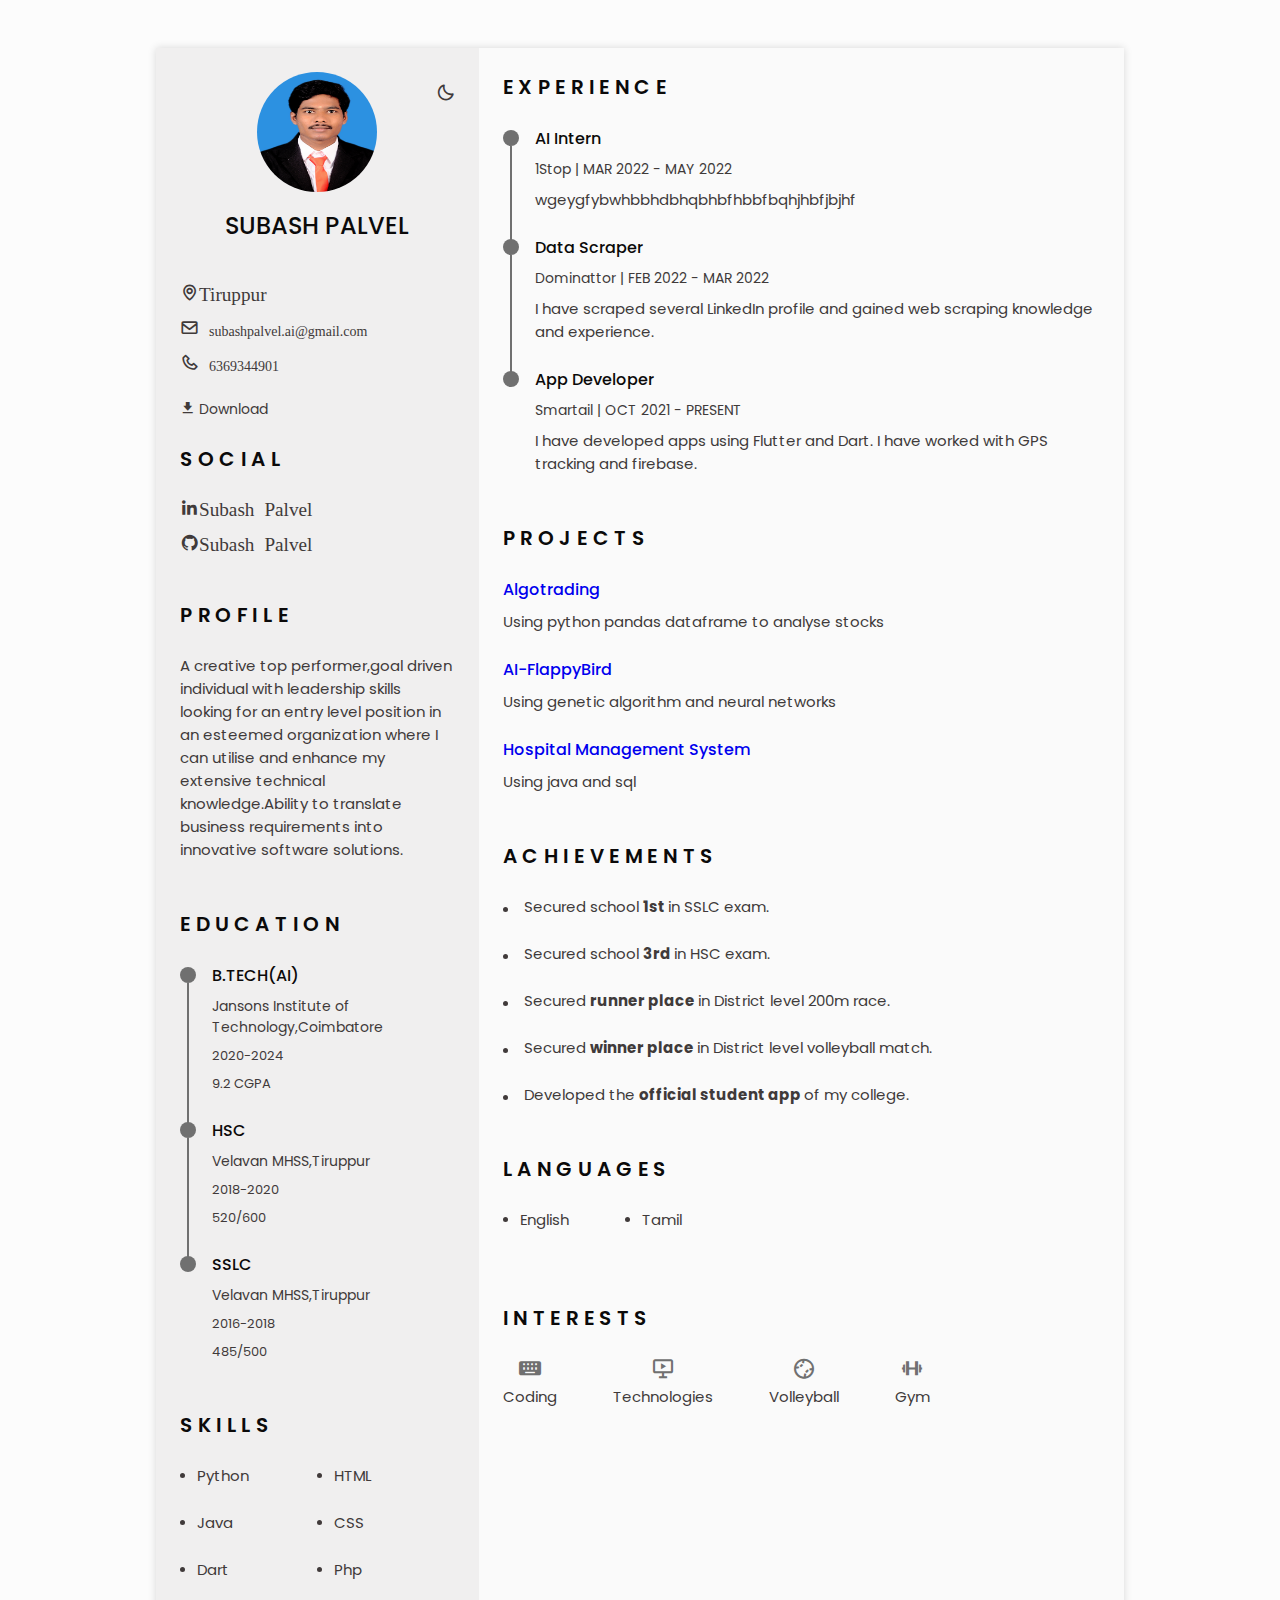
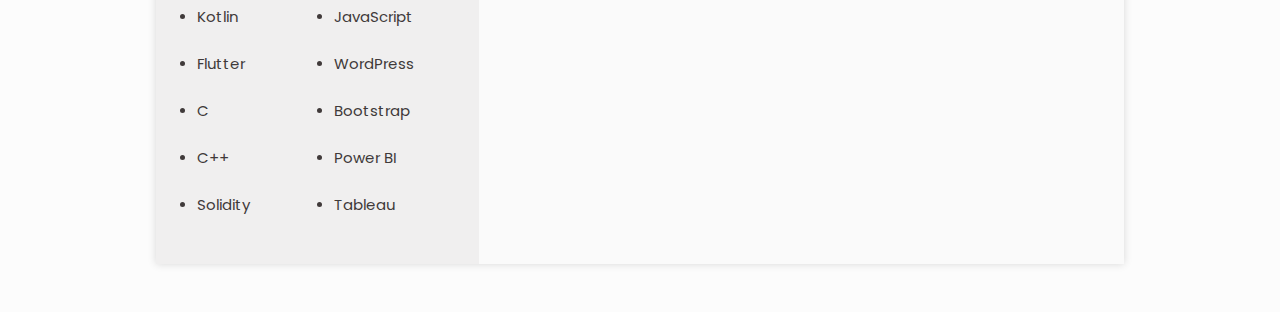
<file: index.html>
<!DOCTYPE html>
<html lang="en">

<head>

    <!----------------  Meta charset & name  ---------->

    <meta charset="UTF-8">
    <meta name="viewport" content="width=device-width, initial-scale=1.0">

    <!----------------  Box Icons  -------------------->

    <link rel="stylesheet" href="https://cdn.jsdelivr.net/npm/boxicons@latest/css/boxicons.min.css">

    <!----------------  CSS  -------------------------->

    <link rel="stylesheet" href="Resume.css">

    <!----------------  Title  ------------------------>

    <title>Subash Resume</title>

</head>

<body>

    <!----------------  Header  ------------------------>

    <header class="one-header" id="header">
        <nav class="nav bd-container">
            <a href="#" class="nav_logo">Subash</a>
            <div class="nav_menu" id="nav-menu">
                <ul class="nav_list">

                    <!--------------  Home  -------------------->

                    <li class="nav_item">
                        <a href="#home" class="nav_link active-link">
                            <i class='bx bx-home nav_icon'>Home</i>
                        </a>
                    </li>

                    <!--------------  Profile  ----------------->

                    <li class="nav_item">
                        <a href="#profile" class="nav_link">
                            <i class='bx bx-user nav_icon'>Profile</i>
                        </a>
                    </li>

                    <!---------------  Education  --------------->

                    <li class="nav_item">
                        <a href="#education" class="nav_link">
                            <i class='bx bx-book-open nav_icon'>Education</i>
                        </a>
                    </li>

                    <!----------------  Skills  ----------------->

                    <li class="nav_item">
                        <a href="#skills" class="nav_link">
                            <i class='bx bx-receipt nav_icon'>Skills</i>
                        </a>
                    </li>

                    <!------------------  Experience  ------------->

                    <li class="nav_item">
                        <a href="#experience" class="nav_link">
                            <i class='bx bx-briefcase-alt nav_icon'>Experience</i>
                        </a>
                    </li>


                    <!-----------------  Projects  -------------->

                    <li class="nav_item">
                        <a href="#projects" class="nav_link">
                            <i class='bx bx-bulb nav_icon'>Projects</i>
                        </a>
                    </li>

                    <!-----------------  Achievements  ----------->

                    <li class="nav_item">
                        <a href="#achievements" class="nav_link">
                            <i class='bx bx-award nav_icon'>Achievements</i>
                        </a>
                    </li>

                </ul>

            </div>

            <div class="nav_toggle" id="nav-toggle">
                <i class='bx bx-grid-alt'></i>

            </div>
        </nav>
    </header>
    <main class="one-main bd-container">

        <!------------  RESUME  ------------------>
        <div class="resume">

            <!------------- Resume left side  ----------->

            <div class="resume_left">

                <!----------- Home  -------------------->

                <section class="home" id="home">
                    <div class="home_container section bd-grid">
                        <div class="home_data bd-grid">
                            <img src="subash.JPG" alt="" class="home_img">

                            <h1 class="home_title">SUBASH PALVEL</h1>
                            <h3 class="home_profession"></h3>


                        </div>

                        <div class="home_address bd-grid">
                            <span class="home_information">
                                <i class='bx bx-map home_icon'>Tiruppur</i>
                            </span>

                            <span class="home_information">
                                <i class='bx bx-envelope home_icon'>
                                    <a href="mailto:subashpalvel.ai@gmail.com" class="social_link">
                                    subashpalvel.ai@gmail.com</a></i>
                            </span>

                            <span class="home_information">
                                <i class='bx bx-phone home_icon'>
                                    <a href="tel:+916369344901" class="social_link">
                                    6369344901</a></i>
                            </span>

                        </div>

                    </div>


                    <!--------------  Theme change button  ---------->

                    <i class='bx bx-moon change-theme' title="Theme" id="theme-button"></i>

                    <!--------------  Button to generate and download the pdf ----------->

                    <i class='bx bxs-download' title="Generate PDF" id="resume-button"></i>
                    <a href="www.google.com" target="_blank" class="social_link">Download</a>

                    <!--------------  Social  ------------------>
                </section>
                <section class="social section">
                    <h2 class="section-title">SOCIAL</h2>
                    <div class="social_container bd-grid">

                        <!--------------- LikedLn  --------->

                        <a href="https://www.linkedin.com/in/subash-palvel-a58522204" target="_blank" class="social_link">
                            <i class='bx bxl-linkedin social_icon'>Subash Palvel</i>
                        </a>

                        <!--------------- Github  ---------->

                        <a href="https://github.com/SUBASHPALVEL" target="_blank" class="social_link">
                            <i class='bx bxl-github social_icon'>Subash Palvel</i>
                        </a>

                    </div>
                </section>

                <!--------------  Profile  ----------------->

                <section class="profile section" id="profile">
                    <h2 class="section-title">Profile</h2>
                    <p class="profile_description">
                        A creative top performer,goal driven individual with leadership skills looking for an entry
                        level position in an esteemed organization where I can utilise and enhance my extensive
                        technical knowledge.Ability to translate business requirements into innovative software
                        solutions.
                    </p>
                </section>

                <!--------------  Education  --------------->
                <section class="education section" id="education">
                    <h2 class="section-title">Education</h2>
                    <div class="education_container bd-grid">
                        <div class="education_content">
                            <div class="education_time">
                                <span class="education_rounder"></span>
                                <span class="education_line"></span>
                            </div>

                            <div class="education_data bd-grid">
                                <h3 class="education_title">B.TECH(AI)</h3>
                                <span class="education_studies">Jansons Institute of Technology,Coimbatore</span>
                                <span class="education_year">2020-2024</span>
                                <span class="percentage">9.2 CGPA</span>
                            </div>
                        </div>

                        <div class="education_content">
                            <div class="education_time">
                                <span class="education_rounder"></span>
                                <span class="education_line"></span>
                            </div>

                            <div class="education_data bd-grid">
                                <h3 class="education_title">HSC</h3>
                                <span class="education_studies">Velavan MHSS,Tiruppur</span>
                                <span class="education_year">2018-2020</span>
                                <span class="percentage">520/600</span>
                            </div>
                        </div>

                        <div class="education_content">
                            <div class="education_time">
                                <span class="education_rounder"></span>
                                <!--- <span class="education_line"></span> -->
                            </div>

                            <div class="education_data bd-grid">
                                <h3 class="education_title">SSLC</h3>
                                <span class="education_studies">Velavan MHSS,Tiruppur</span>
                                <span class="education_year">2016-2018</span>
                                <span class="percentage">485/500</span>
                            </div>
                        </div>
                    </div>
                </section>

                <!--------------  Skills  ------------------>

                <section class="skills section" id="skills">
                    <h2 class="section-title">Skills</h2>
                    <div class="skills_content bd-grid">
                        <ul class="skills_data">
                            <li class="skills_name">
                                <span class="skills_circle"></span>Python
                            </li>
                            <li class="skills_name">
                                <span class="skills_circle"></span>Java
                            </li>
                            <li class="skills_name">
                                <span class="skills_circle"></span>Dart
                            </li>
                            <li class="skills_name">
                                <span class="skills_circle"></span>Kotlin
                            </li>
                            <li class="skills_name">
                                <span class="skills_circle"></span>Flutter
                            </li>
                            <li class="skills_name">
                                <span class="skills_circle"></span>C
                            </li>
                            <li class="skills_name">
                                <span class="skills_circle"></span>C++
                            </li>
                            <li class="skills_name">
                                <span class="skills_circle"></span>Solidity
                            </li>
                        </ul>
                        <ul class="skills_data">
                            <li class="skills_name">
                                <span class="skills_circle"></span>HTML
                            </li>
                            <li class="skills_name">
                                <span class="skills_circle"></span>CSS
                            </li>
                            <li class="skills_name">
                                <span class="skills_circle"></span>Php
                            </li>
                            <li class="skills_name">
                                <span class="skills_circle"></span>JavaScript
                            </li>
                            <li class="skills_name">
                                <span class="skills_circle"></span>WordPress
                            </li>
                            <li class="skills_name">
                                <span class="skills_circle"></span>Bootstrap
                            </li>
                            <li class="skills_name">
                                <span class="skills_circle"></span>Power BI
                            </li>
                            <li class="skills_name">
                                <span class="skills_circle"></span>Tableau
                            </li>
                        </ul>
                    </div>
                </section>

            </div>

            <!------------- Resume right side  ----------->

            <div class="resume_right">

                <!---------- Experience  ------------------>

                <section class="experience section" id="experience">
                    <h2 class="section-title">Experience</h2>

                    <div class="experience__container bd-grid">
                        <div class="experience_content">
                            <div class="experience_time">
                                <span class="experience_rounder"></span>
                                <span class="experience_line"></span>
                            </div>

                            <div class="experience_data bd-grid">
                                <h3 class="experience_title">AI Intern</h3>
                                <span class="experience_company">1Stop | MAR 2022 - MAY 2022</span>
                                <p class="experience_description">wgeygfybwhbbhdbhqbhbfhbbfbqhjhbfjbjhf</p>
                            </div>
                        </div>

                        <div class="experience_content">
                            <div class="experience_time">
                                <span class="experience_rounder"></span>
                                <span class="experience_line"></span>
                            </div>

                            <div class="experience_data bd-grid">
                                <h3 class="experience_title">Data Scraper</h3>
                                <span class="experience_company">Dominattor               | FEB 2022 - MAR 2022</span>
                                <p class="experience_description">I have scraped several LinkedIn profile and gained web scraping knowledge and experience.</p>
                            </div>
                        </div>

                        <div class="experience_content">
                            <div class="experience_time">
                                <span class="experience_rounder"></span>
                                <!---  <span class="experience_line"></span>  -->
                            </div>

                            <div class="experience_data bd-grid">
                                <h3 class="experience_title">App Developer </h3>
                                <span class="experience_company">Smartail | OCT 2021 - PRESENT </span>
                                <p class="experience_description">I have developed apps using Flutter and Dart. I have worked with GPS tracking and firebase.</p>
                            </div>
                        </div>


                    </div>

                </section>

                <!----------------------  Projects  ------------->
                <section class="project section" id="projects">
                    <h2 class="section-title">Projects</h2>

                    <div class="projects_container bd-grid">
                        <div class="project_content">
                            <h3 class="project_title"><a href="https://github.com/SUBASHPALVEL/Algo-trading-S-P500" >Algotrading</a></h3>
                            <p class="project_description">
                                Using python pandas dataframe to analyse stocks <br>
                                
                            </p>
                        </div>

                        <div class="project_content">
                            <h3 class="project_title"><a href="https://github.com/SUBASHPALVEL/AI-FlappyBird" >AI-FlappyBird</a></h3>
                            <p class="project_description">
                                Using genetic algorithm and neural networks<br>
                            </p>
                        </div>

                        <div class="project_content">
                            <h3 class="project_title"><a href="https://github.com/SUBASHPALVEL/Hospital-Management-System" >Hospital Management System</a></h3>
                            <p class="project_description">
                                Using java and sql <br>
                            </p>
                        </div>

                    </div>
                </section>

                <!----------------- Achievements  ----------------->

                <section class="achievements section">
                    <h2 class="section-title">Achievements</h2>

                    <div class="achievements_container">
                        <ul class="achievements_content bd-grid">

                            <li class="achievements_name">
                                <span class="achievements_circle"></span>
                                Secured school <b>1st </b>in SSLC exam.
                            </li>

                            <li class="achievements_name">
                                <span class="achievements_circle"></span>
                                Secured school <b>3rd </b>in HSC exam.
                            </li>

                            <li class="achievements_name">
                                <span class="achievements_circle"></span>
                                Secured <b>runner place </b>in District level 200m race.
                            </li>

                            <li class="achievements_name">
                                <span class="achievements_circle"></span>
                                Secured <b>winner place </b>in District level volleyball match.
                            </li>

                            <li class="achievements_name">
                                <span class="achievements_circle"></span>
                                Developed the <b>official student app </b>of my college.
                            </li>

                        </ul>
                    </div>
                </section>

                <!-------------------  Languages  ---------------->

                <section class="languages section">
                    <h2 class="section-title">Languages</h2>

                    <div class="languages_container">
                        <ul class="languages_content bd-grid">

                            <li class="languages_name">
                                <span class="languages_circle"></span>
                                English
                            </li>

                            <li class="languages_name">
                                <span class="languages_circle"></span>
                                Tamil
                            </li>

                        </ul>
                    </div>
                </section>
                <!-------------------  interests  ---------------->
                <section class="interests section">
                    <h2 class="section-title">Interests</h2>

                    <div class="interests_container bd-grid">

                        <div class="interests_content">
                            <i class='bx bxs-keyboard interest_icon'></i>
                            <span class="interests_name">Coding</span>
                        </div>

                        <div class="interests_content">
                            <i class='bx bx-slideshow interest_icon'></i>
                            <span class="interests_name">Technologies</span>
                        </div>

                        <div class="interests_content">
                            <i class='bx bx-baseball interest_icon'></i>
                            <span class="interests_name">Volleyball</span>
                        </div>

                        <div class="interests_content">
                            <i class='bx bx-dumbbell interest_icon'></i>
                            <span class="interests_name">Gym</span>
                        </div>

                    </div>
                </section>

                <!--------------- Scroll top  ---------->
                <a href="#" class="scrolltop" id="scroll-top">
                    <i class='bx bx-chevron-up scrolltop_icon'></i>
                </a>

            </div>

        </div>

    </main>


    <!--========== SCROLL TOP ==========-->


    <!--========== HTML2PDF ==========-->
    <script src="html2pdf.bundle.min.js"></script>

    <!--========== MAIN JS ==========-->
    <script src="Resume.js"></script>

</body>

</html>
</file>
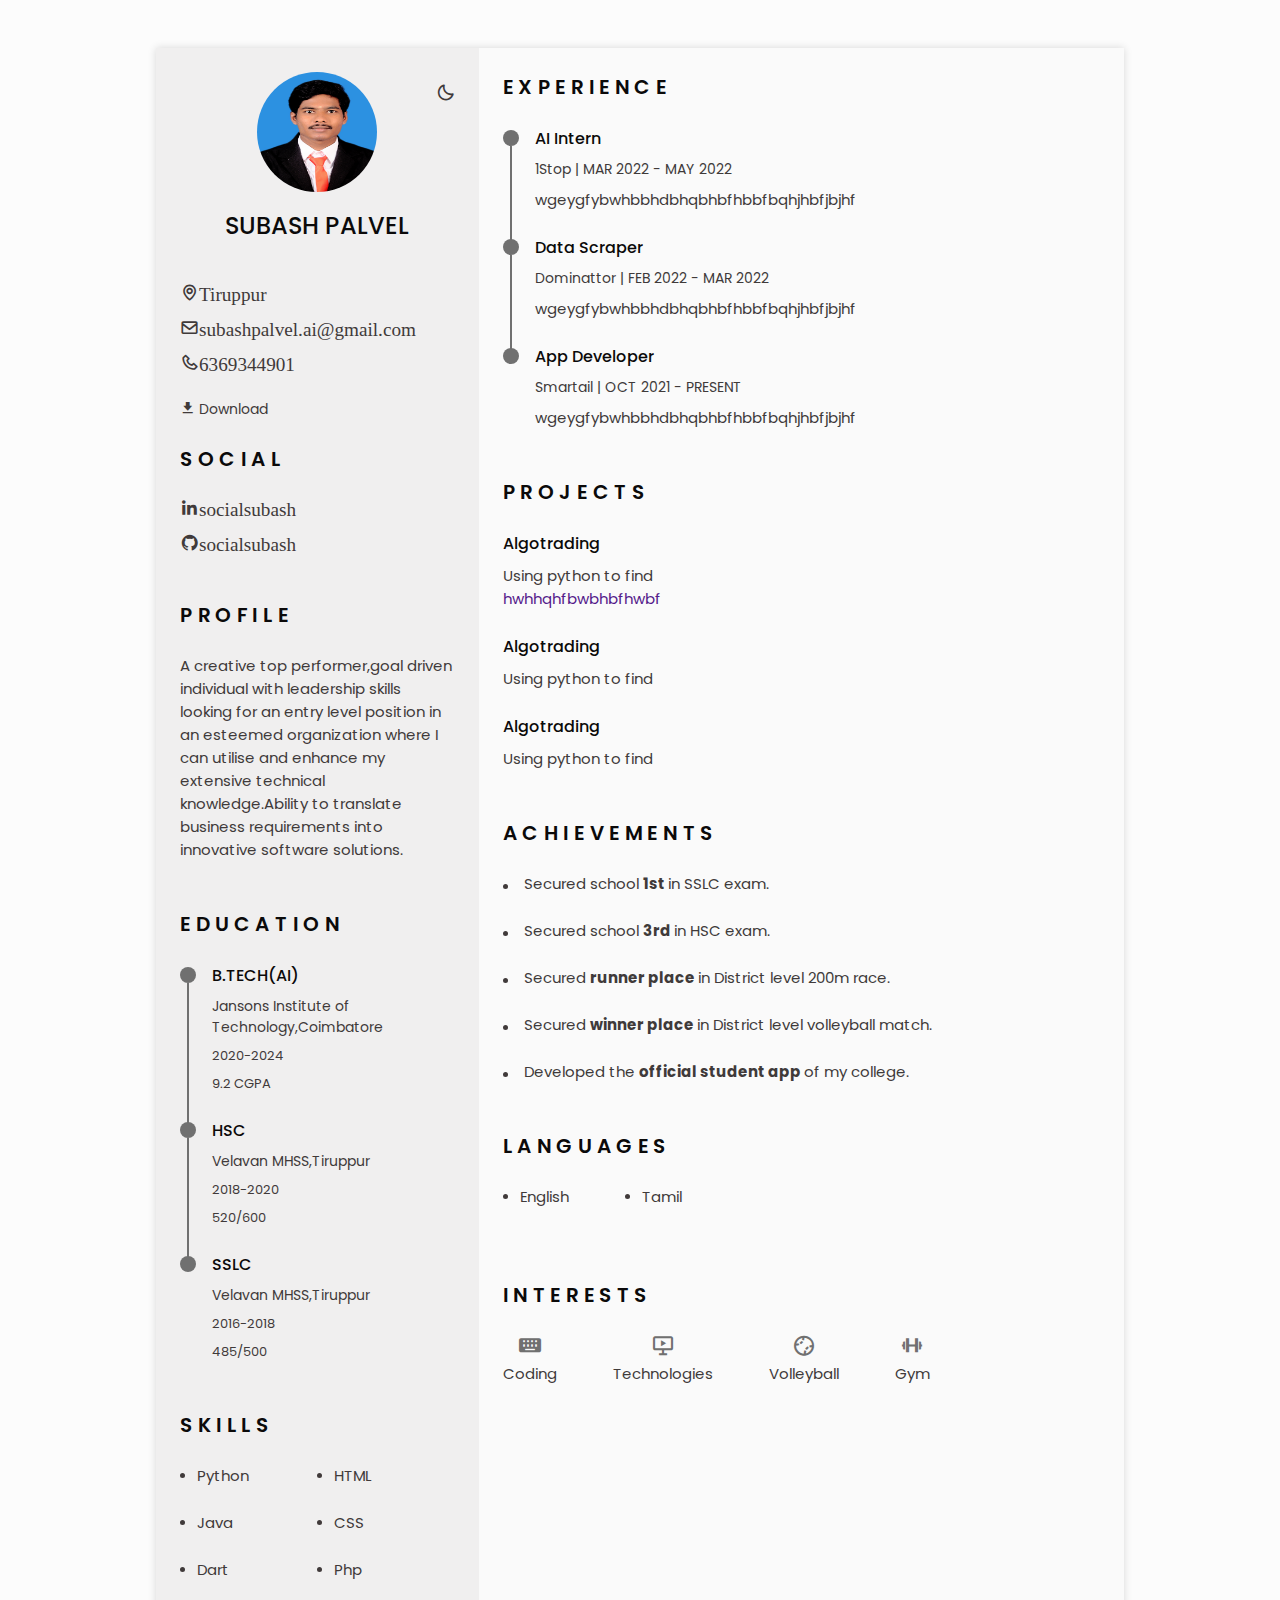
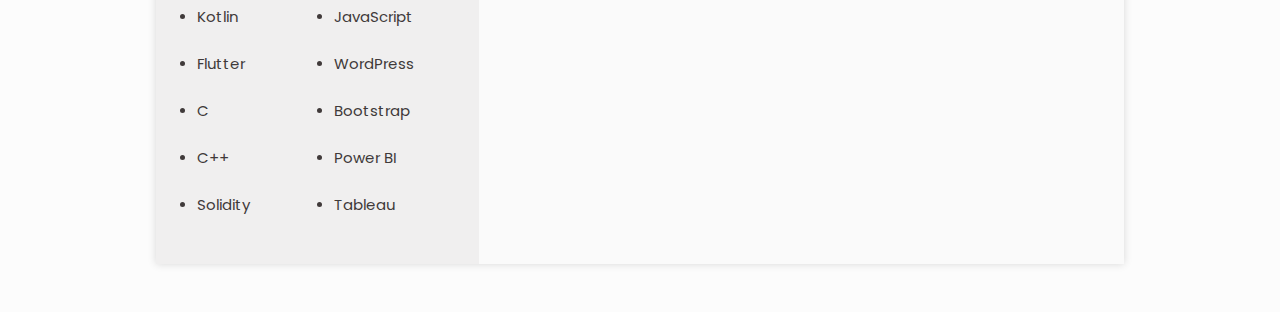
<file: Resume.html>
<!DOCTYPE html>
<html lang="en">

<head>

    <!----------------  Meta charset & name  ---------->

    <meta charset="UTF-8">
    <meta name="viewport" content="width=device-width, initial-scale=1.0">

    <!----------------  Box Icons  -------------------->

    <link rel="stylesheet" href="https://cdn.jsdelivr.net/npm/boxicons@latest/css/boxicons.min.css">

    <!----------------  CSS  -------------------------->

    <link rel="stylesheet" href="Resume.css">

    <!----------------  Title  ------------------------>

    <title>Subash Resume</title>

</head>

<body>

    <!----------------  Header  ------------------------>

    <header class="one-header" id="header">
        <nav class="nav bd-container">
            <a href="#" class="nav_logo">Subash</a>
            <div class="nav_menu" id="nav-menu">
                <ul class="nav_list">

                    <!--------------  Home  -------------------->

                    <li class="nav_item">
                        <a href="#home" class="nav_link active-link">
                            <i class='bx bx-home nav_icon'>Home</i>
                        </a>
                    </li>

                    <!--------------  Profile  ----------------->

                    <li class="nav_item">
                        <a href="#profile" class="nav_link">
                            <i class='bx bx-user nav_icon'>Profile</i>
                        </a>
                    </li>

                    <!---------------  Education  --------------->

                    <li class="nav_item">
                        <a href="#education" class="nav_link">
                            <i class='bx bx-book-open nav_icon'>Education</i>
                        </a>
                    </li>

                    <!----------------  Skills  ----------------->

                    <li class="nav_item">
                        <a href="#skills" class="nav_link">
                            <i class='bx bx-receipt nav_icon'>Skills</i>
                        </a>
                    </li>

                    <!------------------  Experience  ------------->

                    <li class="nav_item">
                        <a href="#experience" class="nav_link">
                            <i class='bx bx-briefcase-alt nav_icon'>Experience</i>
                        </a>
                    </li>


                    <!-----------------  Projects  -------------->

                    <li class="nav_item">
                        <a href="#projects" class="nav_link">
                            <i class='bx bx-bulb nav_icon'>Projects</i>
                        </a>
                    </li>

                    <!-----------------  Achievements  ----------->

                    <li class="nav_item">
                        <a href="#achievements" class="nav_link">
                            <i class='bx bx-award nav_icon'>Achievements</i>
                        </a>
                    </li>

                </ul>

            </div>

            <div class="nav_toggle" id="nav-toggle">
                <i class='bx bx-grid-alt'></i>

            </div>
        </nav>
    </header>
    <main class="one-main bd-container">

        <!------------  RESUME  ------------------>
        <div class="resume">

            <!------------- Resume left side  ----------->

            <div class="resume_left">

                <!----------- Home  -------------------->

                <section class="home" id="home">
                    <div class="home_container section bd-grid">
                        <div class="home_data bd-grid">
                            <img src="subash.JPG" alt="" class="home_img">

                            <h1 class="home_title">SUBASH PALVEL</h1>
                            <h3 class="home_profession"></h3>


                        </div>

                        <div class="home_address bd-grid">
                            <span class="home_information">
                                <i class='bx bx-map home_icon'>Tiruppur</i>
                            </span>

                            <span class="home_information">
                                <i class='bx bx-envelope home_icon'>subashpalvel.ai@gmail.com</i>
                            </span>

                            <span class="home_information">
                                <i class='bx bx-phone home_icon'>6369344901</i>
                            </span>

                        </div>

                    </div>


                    <!--------------  Theme change button  ---------->

                    <i class='bx bx-moon change-theme' title="Theme" id="theme-button"></i>

                    <!--------------  Button to generate and download the pdf ----------->

                    <i class='bx bxs-download' title="Generate PDF" id="resume-button"></i>
                    <a href="www.google.com" target="_blank" class="social_link">Download</a>

                    <!--------------  Social  ------------------>
                </section>
                <section class="social section">
                    <h2 class="section-title">SOCIAL</h2>
                    <div class="social_container bd-grid">

                        <!--------------- LikedLn  --------->

                        <a href="" target="_blank" class="social_link">
                            <i class='bx bxl-linkedin social_icon'>socialsubash</i>
                        </a>

                        <!--------------- Github  ---------->

                        <a href="" target="_blank" class="social_link">
                            <i class='bx bxl-github social_icon'>socialsubash</i>
                        </a>

                    </div>
                </section>

                <!--------------  Profile  ----------------->

                <section class="profile section" id="profile">
                    <h2 class="section-title">Profile</h2>
                    <p class="profile_description">
                        A creative top performer,goal driven individual with leadership skills looking for an entry
                        level position in an esteemed organization where I can utilise and enhance my extensive
                        technical knowledge.Ability to translate business requirements into innovative software
                        solutions.
                    </p>
                </section>

                <!--------------  Education  --------------->
                <section class="education section" id="education">
                    <h2 class="section-title">Education</h2>
                    <div class="education_container bd-grid">
                        <div class="education_content">
                            <div class="education_time">
                                <span class="education_rounder"></span>
                                <span class="education_line"></span>
                            </div>

                            <div class="education_data bd-grid">
                                <h3 class="education_title">B.TECH(AI)</h3>
                                <span class="education_studies">Jansons Institute of Technology,Coimbatore</span>
                                <span class="education_year">2020-2024</span>
                                <span class="percentage">9.2 CGPA</span>
                            </div>
                        </div>

                        <div class="education_content">
                            <div class="education_time">
                                <span class="education_rounder"></span>
                                <span class="education_line"></span>
                            </div>

                            <div class="education_data bd-grid">
                                <h3 class="education_title">HSC</h3>
                                <span class="education_studies">Velavan MHSS,Tiruppur</span>
                                <span class="education_year">2018-2020</span>
                                <span class="percentage">520/600</span>
                            </div>
                        </div>

                        <div class="education_content">
                            <div class="education_time">
                                <span class="education_rounder"></span>
                                <!--- <span class="education_line"></span> -->
                            </div>

                            <div class="education_data bd-grid">
                                <h3 class="education_title">SSLC</h3>
                                <span class="education_studies">Velavan MHSS,Tiruppur</span>
                                <span class="education_year">2016-2018</span>
                                <span class="percentage">485/500</span>
                            </div>
                        </div>
                    </div>
                </section>

                <!--------------  Skills  ------------------>

                <section class="skills section" id="skills">
                    <h2 class="section-title">Skills</h2>
                    <div class="skills_content bd-grid">
                        <ul class="skills_data">
                            <li class="skills_name">
                                <span class="skills_circle"></span>Python
                            </li>
                            <li class="skills_name">
                                <span class="skills_circle"></span>Java
                            </li>
                            <li class="skills_name">
                                <span class="skills_circle"></span>Dart
                            </li>
                            <li class="skills_name">
                                <span class="skills_circle"></span>Kotlin
                            </li>
                            <li class="skills_name">
                                <span class="skills_circle"></span>Flutter
                            </li>
                            <li class="skills_name">
                                <span class="skills_circle"></span>C
                            </li>
                            <li class="skills_name">
                                <span class="skills_circle"></span>C++
                            </li>
                            <li class="skills_name">
                                <span class="skills_circle"></span>Solidity
                            </li>
                        </ul>
                        <ul class="skills_data">
                            <li class="skills_name">
                                <span class="skills_circle"></span>HTML
                            </li>
                            <li class="skills_name">
                                <span class="skills_circle"></span>CSS
                            </li>
                            <li class="skills_name">
                                <span class="skills_circle"></span>Php
                            </li>
                            <li class="skills_name">
                                <span class="skills_circle"></span>JavaScript
                            </li>
                            <li class="skills_name">
                                <span class="skills_circle"></span>WordPress
                            </li>
                            <li class="skills_name">
                                <span class="skills_circle"></span>Bootstrap
                            </li>
                            <li class="skills_name">
                                <span class="skills_circle"></span>Power BI
                            </li>
                            <li class="skills_name">
                                <span class="skills_circle"></span>Tableau
                            </li>
                        </ul>
                    </div>
                </section>

            </div>

            <!------------- Resume right side  ----------->

            <div class="resume_right">

                <!---------- Experience  ------------------>

                <section class="experience section" id="experience">
                    <h2 class="section-title">Experience</h2>

                    <div class="experience__container bd-grid">
                        <div class="experience_content">
                            <div class="experience_time">
                                <span class="experience_rounder"></span>
                                <span class="experience_line"></span>
                            </div>

                            <div class="experience_data bd-grid">
                                <h3 class="experience_title">AI Intern</h3>
                                <span class="experience_company">1Stop | MAR 2022 - MAY 2022</span>
                                <p class="experience_description">wgeygfybwhbbhdbhqbhbfhbbfbqhjhbfjbjhf</p>
                            </div>
                        </div>

                        <div class="experience_content">
                            <div class="experience_time">
                                <span class="experience_rounder"></span>
                                <span class="experience_line"></span>
                            </div>

                            <div class="experience_data bd-grid">
                                <h3 class="experience_title">Data Scraper</h3>
                                <span class="experience_company">Dominattor               | FEB 2022 - MAR 2022</span>
                                <p class="experience_description">wgeygfybwhbbhdbhqbhbfhbbfbqhjhbfjbjhf</p>
                            </div>
                        </div>

                        <div class="experience_content">
                            <div class="experience_time">
                                <span class="experience_rounder"></span>
                                <!---  <span class="experience_line"></span>  -->
                            </div>

                            <div class="experience_data bd-grid">
                                <h3 class="experience_title">App Developer </h3>
                                <span class="experience_company">Smartail | OCT 2021 - PRESENT </span>
                                <p class="experience_description">wgeygfybwhbbhdbhqbhbfhbbfbqhjhbfjbjhf</p>
                            </div>
                        </div>


                    </div>

                </section>

                <!----------------------  Projects  ------------->
                <section class="project section" id="projects">
                    <h2 class="section-title">Projects</h2>

                    <div class="projects_container bd-grid">
                        <div class="project_content">
                            <h3 class="project_title">Algotrading</h3>
                            <p class="project_description">
                                Using python to find <br>
                                <a href="">hwhhqhfbwbhbfhwbf</a>
                            </p>
                        </div>

                        <div class="project_content">
                            <h3 class="project_title">Algotrading</h3>
                            <p class="project_description">
                                Using python to find
                            </p>
                        </div>

                        <div class="project_content">
                            <h3 class="project_title">Algotrading</h3>
                            <p class="project_description">
                                Using python to find
                            </p>
                        </div>

                    </div>
                </section>

                <!----------------- Achievements  ----------------->

                <section class="achievements section">
                    <h2 class="section-title">Achievements</h2>

                    <div class="achievements_container">
                        <ul class="achievements_content bd-grid">

                            <li class="achievements_name">
                                <span class="achievements_circle"></span>
                                Secured school <b>1st </b>in SSLC exam.
                            </li>

                            <li class="achievements_name">
                                <span class="achievements_circle"></span>
                                Secured school <b>3rd </b>in HSC exam.
                            </li>

                            <li class="achievements_name">
                                <span class="achievements_circle"></span>
                                Secured <b>runner place </b>in District level 200m race.
                            </li>

                            <li class="achievements_name">
                                <span class="achievements_circle"></span>
                                Secured <b>winner place </b>in District level volleyball match.
                            </li>

                            <li class="achievements_name">
                                <span class="achievements_circle"></span>
                                Developed the <b>official student app </b>of my college.
                            </li>

                        </ul>
                    </div>
                </section>

                <!-------------------  Languages  ---------------->

                <section class="languages section">
                    <h2 class="section-title">Languages</h2>

                    <div class="languages_container">
                        <ul class="languages_content bd-grid">

                            <li class="languages_name">
                                <span class="languages_circle"></span>
                                English
                            </li>

                            <li class="languages_name">
                                <span class="languages_circle"></span>
                                Tamil
                            </li>

                        </ul>
                    </div>
                </section>
                <!-------------------  interests  ---------------->
                <section class="interests section">
                    <h2 class="section-title">Interests</h2>

                    <div class="interests_container bd-grid">

                        <div class="interests_content">
                            <i class='bx bxs-keyboard interest_icon'></i>
                            <span class="interests_name">Coding</span>
                        </div>

                        <div class="interests_content">
                            <i class='bx bx-slideshow interest_icon'></i>
                            <span class="interests_name">Technologies</span>
                        </div>

                        <div class="interests_content">
                            <i class='bx bx-baseball interest_icon'></i>
                            <span class="interests_name">Volleyball</span>
                        </div>

                        <div class="interests_content">
                            <i class='bx bx-dumbbell interest_icon'></i>
                            <span class="interests_name">Gym</span>
                        </div>

                    </div>
                </section>

                <!--------------- Scroll top  ---------->
                <a href="#" class="scrolltop" id="scroll-top">
                    <i class='bx bx-chevron-up scrolltop_icon'></i>
                </a>

            </div>

        </div>

    </main>


    <!--========== SCROLL TOP ==========-->


    <!--========== HTML2PDF ==========-->
    <script src="html2pdf.bundle.min.js"></script>

    <!--========== MAIN JS ==========-->
    <script src="Resume.js"></script>

</body>

</html>
</file>
<file: Resume.css>
/*=========== Google Fonts ==== */
@import url('https://fonts.googleapis.com/css2?family=Poppins:wght@400;500;600&display=swap');

/*===== VARIABLES CSS =====*/
:root {
  --header-height: 3rem;
  
  /*========== Colors ==========*/
  --title-color: #0B0A0A;
  --text-color: #403A3A;
  --text-color-light: #707070;
  --container-color: #FAFAFA;
  --container-color-alt: #F0EFEF;
  --body-color: #FCFCFC;

  /*========== Font and typography ==========*/
  --body-font: 'Poppins', sans-serif;
  --h1-font-size: 1.5rem;
  --h2-font-size: 1.25rem;
  --h3-font-size: 1rem;
  --normal-font-size: .938rem;
  --small-font-size: .875rem;
  --smaller-font-size: .813rem;

  /*========== Font weight ==========*/
  --font-medium: 500;
  --font-semi-bold: 600;

  /*========== Margenes ==========*/
  --mb-1: .5rem;
  --mb-2: 1rem;
  --mb-3: 1.5rem;

  /*========== z index ==========*/
  --z-tooltip: 10;
  --z-fixed: 100;
}

/*========== BASE ==========*/
*,::before,::after{
  box-sizing: border-box;
}

html{
  scroll-behavior: smooth;
}
/*========== Variables Dark theme ==========*/

body.dark-theme{
  --title-color: #F2F2F2;
  --text-color: #BFBFBF;
  --container-color: #212121;
  --container-color-alt: #181616;
  --body-color: #2B2B2B;
}
/*========== Button Dark/Light ==========*/

.change-theme{
  position: absolute;
  right: 0;
  top: 2.2rem;
  display: flex;
  color: var(--text-color);
  font-size: 1.2rem;
  cursor: pointer;
}

.change-theme:hover{
  color: var(--title-color);
}


/*========== Font size variables to scale cv ==========*/

body.scale-cv{
  --h1-font-size: .938rem;
  --h2-font-size: .938rem;
  --h3-font-size: .875rem;
  --normal-font-size: .813rem;
  --small-font-size: .75rem;
  --smaller-font-size: .688rem;
}

/*========== Generate PDF button ==========*/

.generate-pdf{
  position: absolute;
  top: 2.2rem;
  left: 0;
  font-size: 1.2rem;
  color:var(--text-color);
  cursor: pointer;
}

.generate-pdf:hover{
  color: var(--title-color);
}

body{
  margin: 0 0 var(--header-height) 0;
  padding: 0;
  font-family: var(--body-font);
  font-size: var(--normal-font-size);
  background-color: var(--body-color);
  color: var(--text-color);
}

h1,h2,h3,ul,p{
  margin: 0;
}

h1,h2,h3{
  color: var(--title-color);
  font-weight: var(--font-medium);
}

ul{
  padding: 0;
  list-style: none;
}

a{
  text-decoration: none;
}

img{
  max-width: 100%;
  height: auto;
}

/*========== CLASS CSS ==========*/

.section{
  padding: 1.5rem 0;
}

.section-title{
  font-size: var(--h2-font-size);
  color: var(--title-color);
  font-weight: var(--font-semi-bold);
  text-transform: uppercase;
  letter-spacing: .35rem;
  text-align: center;
  margin-bottom: var(--mb-3);
}
/*========== LAYOUT ==========*/

.bd-container{
    max-width: 968px;
    width: calc(100%-3rem);
    margin-left: var(--mb-3);
    margin-right: var(--mb-3);
}

.bd-grid{
    display: grid;
    gap: 1.5rem;
}

.one-header{
    width:100%;
    position: fixed;
    bottom:0;
    left: 0;
    z-index: var(--z-fixed);
    background-color: var(--body-color);
    box-shadow: 0 -1px 4px rgba(0,0,0,.1) ;
    transition: .3s;

}

/*========== NAV ==========*/

.nav{
    height: var(--header-height);
    display: flex;
    justify-content: space-between;
    align-items: center;

}

@media screen and (max-width:968px) {
    .nav_menu{
        position: fixed;
        bottom: -100%;
        left: 0;
        width: 100%;
        padding: 2rem 1.5rem;
        background-color: var(--body-color);
        box-shadow: 0 1px 4px rgba(0,0,0,.1);
        border-radius: 1rem 1rem 0 0;
        z-index: var(--z-fixed);
        transition: .3s;
    }
    
}

.nav_logo,
.nav_toggle{
    color: var(--text-color);
    font-weight: var(--font-medium);
}

.nav_toggle{
    font-size: 1.2rem;
    cursor: pointer;
}

.nav_item{
    text-align: center;
}

.nav_list{
    display: grid;
    grid-template-columns: repeat(3,1fr);
    gap: 2rem;
}

.nav_link{
    display: flex;
    flex-direction: column;
    font-size: var(--smaller-font-size);
    color: var(--text-color-light);
    font-weight: var(--font-medium);
}

.nav_link:hover{
    color:var(--title-color);
}

.nav_icon{
    font-size: 1.2rem;
    margin-bottom: var(--mb-1);
}
/* Show menu */

.show-menu{
    bottom: var(--header-height);
}


/* Active menu link */

.active-link{
  color: var(--title-color);
}

/*========== HOME ==========*/

.home{
  position:relative;
}

.home_container{
  gap: 3rem;
}

.home_data{
  gap: .5rem;
  text-align: center;
}

.home_img{
  width: 120px;
  height: 120px;
  border-radius: 50%;
  justify-self: center;
  margin-bottom: var(--mb-1);
}

.home_title{
  font-size: var(--h1-font-size);
}

.home_profession{
  font-size: var(--normal-font-size);
  margin-bottom: var(--mb-1);
}

.home_address{
  gap: 1rem;
}

.home_information{
  display: flex;
  align-items: center;
  font-size: var(--small-font-size);
}

.home_icon{
  font-size: 1.2rem;
  margin-right: .25rem;
}

.home_button-movil{
  display: inline-block;
  border: 2px solid var(--text-color);
  color: var(--title-color);
  padding: 1rem 2rem;
  border-radius: .25rem;
  transition: .3s;
  font-weight: var(--font-medium);
  margin-top: var(--mb-3);
}

.home_button-movil:hover{
  background-color: var(--text-color);
  color: var(--container-color);
}

/*========== SOCIAL ==========*/

.social_container{
  grid-template-columns: max-content;
  gap: 1rem;
}

.social_link{
  display: inline-flex;
  align-items: center;
  font-size: var(--small-font-size);
  color: var(--text-color);
}

.social_link:hover{
  color: var(--title-color);
}

.social_icon{
  font-size: 1.2rem;
  margin-right: .25rem;
}

/*========== PROFILE ==========*/

.profile_description{
  text-align: center;
}


/*========== EDUCATION AND EXPERIENCE ==========*/

.experience_content,
.education_content{
  display: flex;
}

.experience_time,
.education_time{
  padding-right: 1rem;
}

.experience_rounder,
.education_rounder{
  position: relative;
  display: block;
  width: 16px;
  height: 16px;
  background-color: var(--text-color-light);
  border-radius: 50%;
  margin-top: .25rem;
}

.experience_line,
.education_line{
  display: block;
  width: 2px;
  height: 110%;
  background-color: var(--text-color-light);
  transform: translate(7px,0);
}

.education_data,
.experience_data{
  gap: .5rem;
}

.education_title,
.experience_title{
  font-size: var(--h3-font-size);
}

.education_studies,
.experience_company{
  font-size: var(--small-font-size);
  color: var(--text-color);
}

.education_year{
  font-size: var(--smaller-font-size);
}

.percentage{
  font-size: var(--smaller-font-size);
}
/*========== SKILLS AND LANGUAGES ==========*/

.skills_content,
.languages_content{
  grid-template-columns: repeat(2,1fr);
}

.skills_content,
.languages_content{
  gap: 0;
}

.skills_name,
.languages_name{
  display: flex;
  align-items: center;
  margin-bottom: var(--mb-3);
}

.skills_circle,
.languages_circle{
  display: inline-block;
  width: 5px;
  height: 5px;
  background-color: var(--text-color);
  border-radius: 50%;
  margin-right: .75rem;
}
/*========== Projects ==========*/

.project_title{
  font-size: var(--h3-font-size);
  margin-bottom: var(--mb-1);
}


/*========== Achievements  ==========*/

.achievements_circle{
  display: inline-block;
  width: 5px;
  height: 5px;
  background-color: var(--text-color);
  border-radius: 50%;
  margin-right: .75rem;
}

/*========== INTERESTS ==========*/

.interests_container{
  grid-template-columns: repeat(3,1fr);
  margin-top: var(--mb-2);
}

.interests_content{
  display: flex;
  flex-direction: column;
  align-items: center;
}

.interest_icon{
  font-size: 1.5rem;
  color: var(--text-color-light);
  margin-bottom: .25rem;
}

/* Scroll top */

.scrolltop{
  position: fixed;
  right: 1rem;
  bottom: -20rem;
  display: flex;
  justify-content: center;
  align-items: center;
  padding: .3rem;
  background-color: var(--container-color-alt);
  border-radius: .4rem;
  z-index: var(--z-tooltip);
  transition: .4s;
  visibility: hidden;
}

.scrolltop_icon{
  font-size: 1.2rem;
  color: var(--text-color);
}

.show-scroll{
  visibility: visible;
  bottom: 5rem;
}

/*========== MEDIA QUERIES ==========*/
/* For small devices, menu two columns */

@media screen and (max-width:320px) {
  .nav_list{
    grid-template-columns: repeat(2,1fr);
    gap: 1rem,.5rem;
  } 
}

/* Classes modified for large screen size */

@media screen and (min-width:968px) {
  body{
    margin: 3rem 0;
  } 

  .bd-container{
    margin-left: auto;
    margin-right: auto;
  }

  .one-header,
  .scrolltop{
    display: none;
  }

  .resume{
    display: grid;
    grid-template-columns: .5fr 1fr;
    background-color: var(--container-color);
    box-shadow: 0 0 8px rgba(13,12,12,.15);
  }

  .resume_left{
    background-color: var(--container-color-alt);
  }

  .resume_left,
  .resume_right{
    padding: 0 1.5rem;
  }

  .generate-pdf{
    display: inline-block;
  }

  .section-title,
  .profile_description{
    text-align: initial;
  }

  .home_container{
    gap: 1.5rem;
  }

  .home_button-movil{
    display: none;
  }

  .languages_content{
    grid-template-columns: repeat(3,max-content);
    column-gap: 3.5rem;
  }

  .interests_container{
    grid-template-columns: repeat(4,max-content);
    column-gap: 3.5rem;
  }
}
</file>
